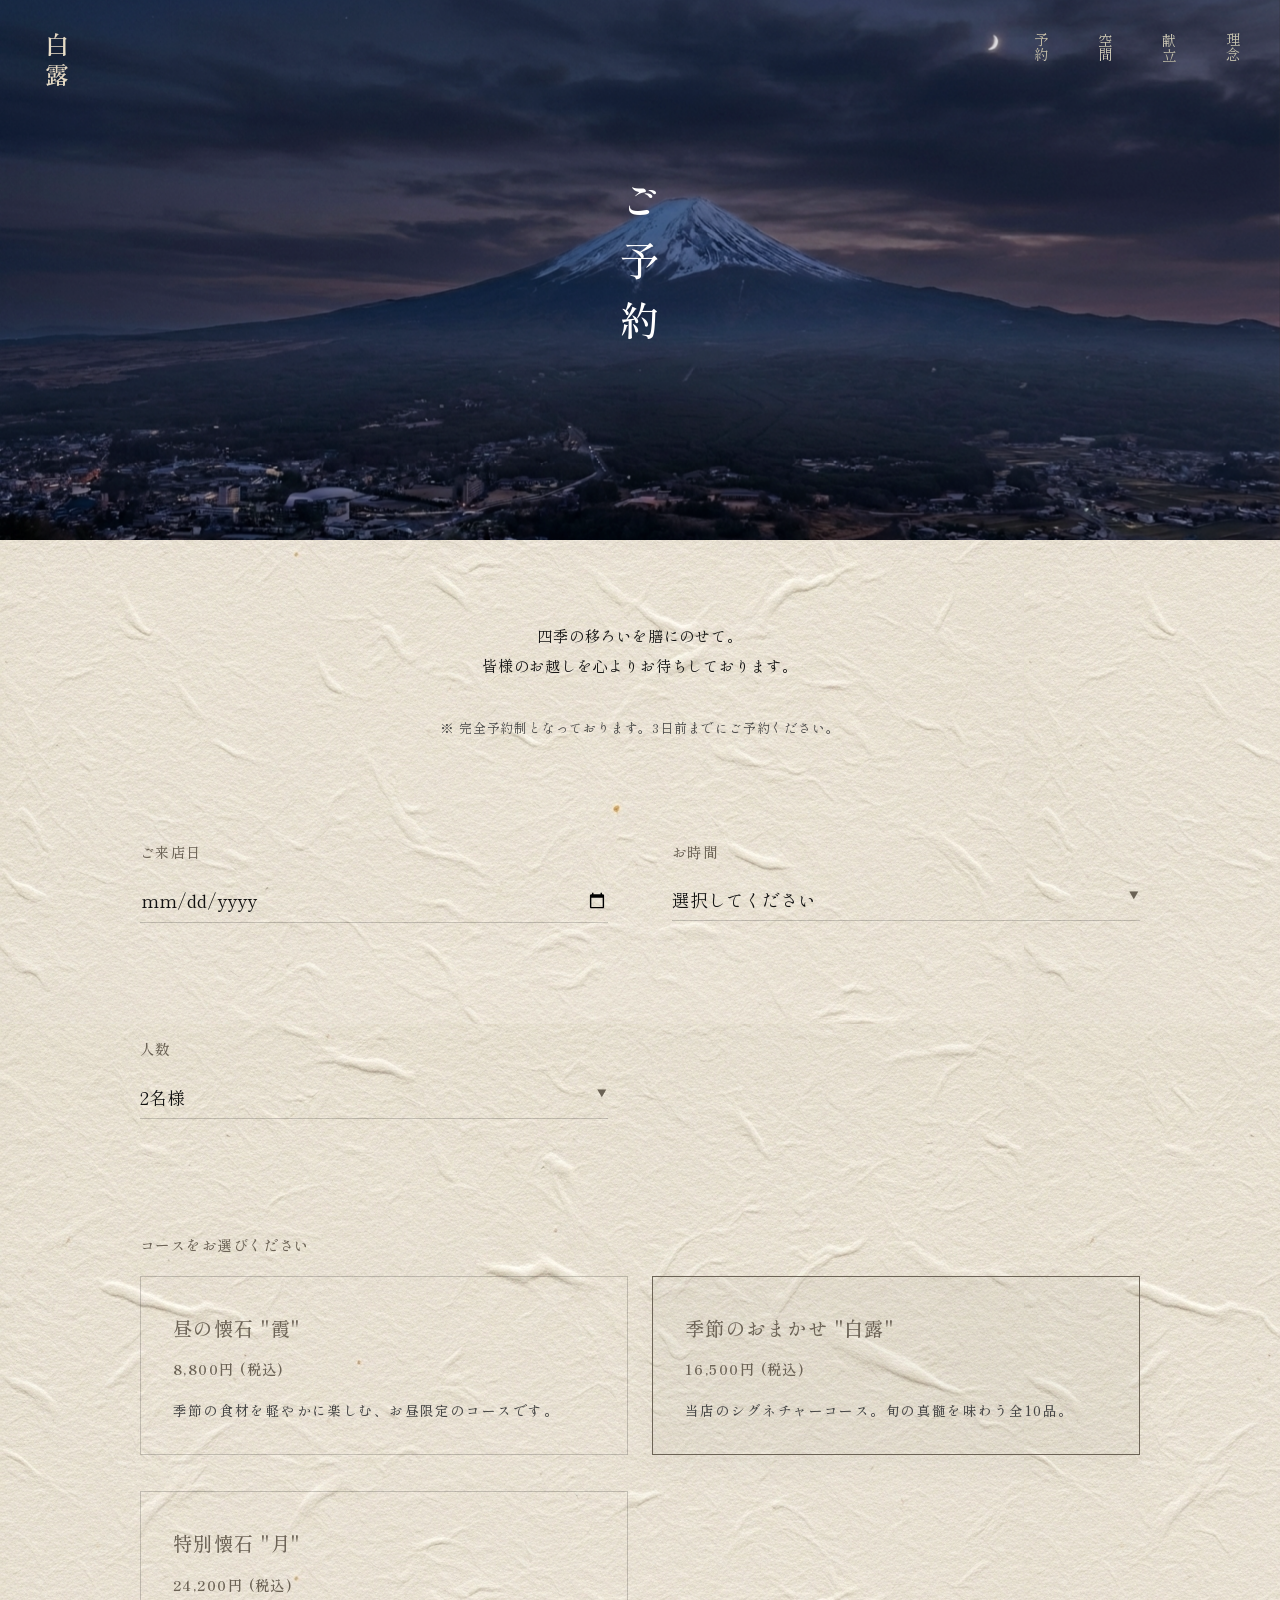
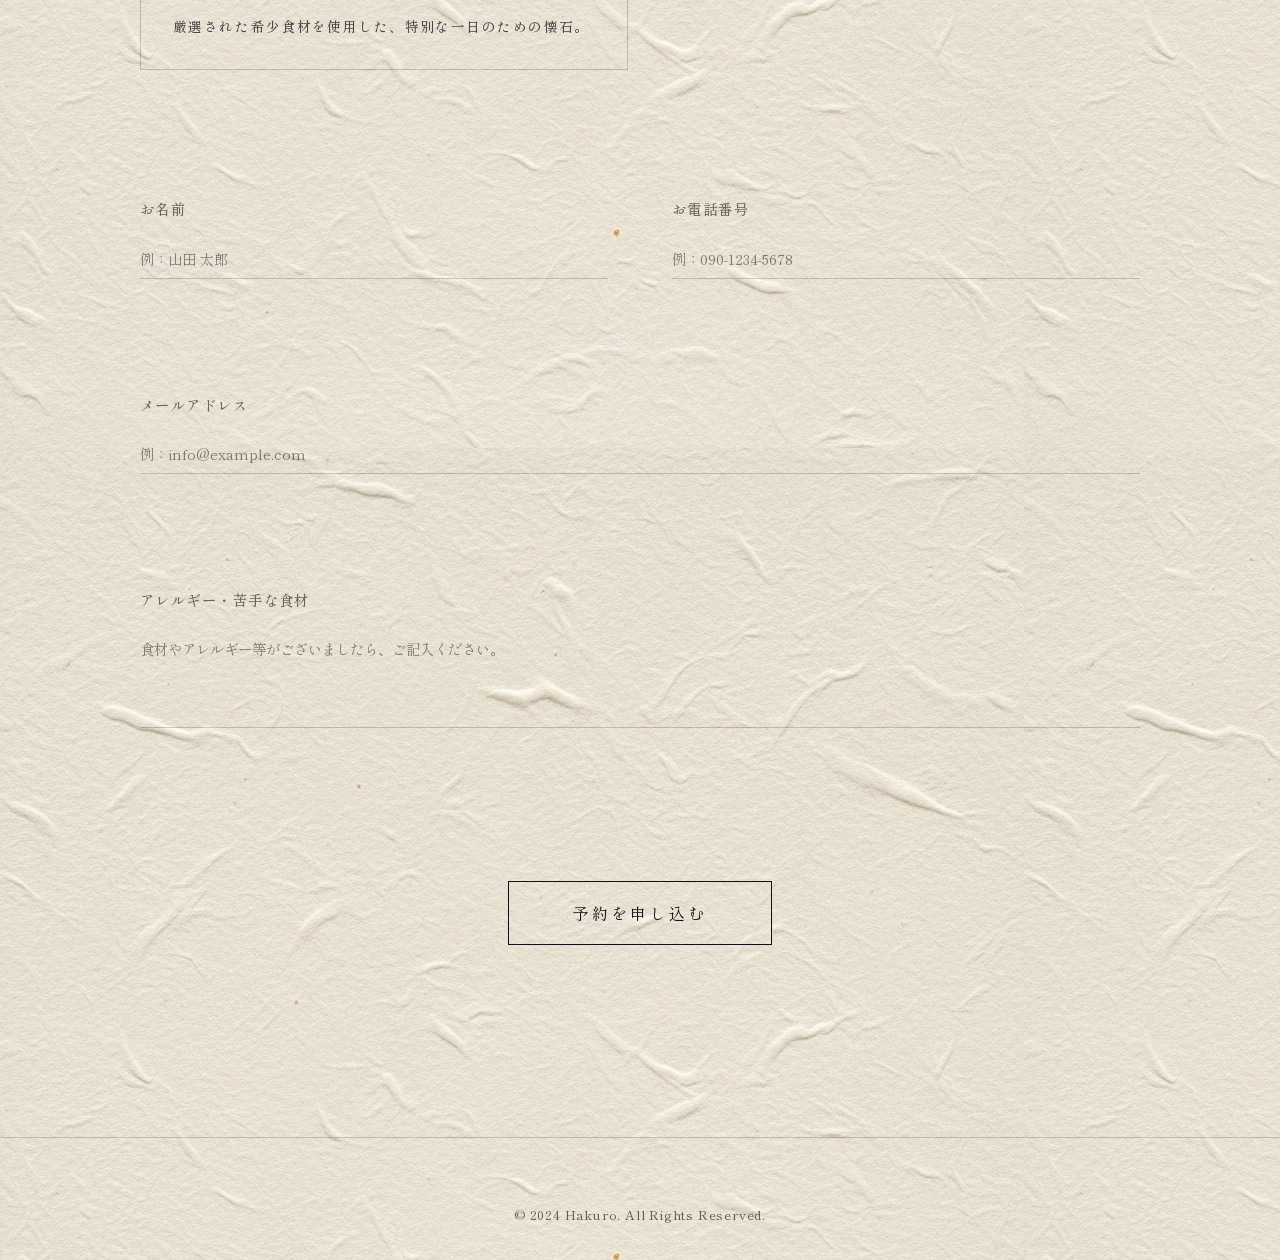
<file: restaurant-site-demo/japanese/reservation/index.html>
<!DOCTYPE html>
<html lang="ja">
  <head>
    <meta charset="UTF-8">
    <meta name="viewport" content="width=device-width, initial-scale=1.0">
    <title>ご予約 | 白露 Hakuro</title>

    <!-- Google Fonts -->
    <link rel="preconnect" href="https://fonts.googleapis.com">
    <link rel="preconnect" href="https://fonts.gstatic.com" crossorigin>
    <link href="https://fonts.googleapis.com/css2?family=Shippori+Mincho:wght@400;500;600&display=swap" rel="stylesheet">

    <style>
      /* * CSS VARIABLES & RESET (継承) */
      :root {
        --bg-color: #f4f3ef;
        --text-color: #111111; /* #2b2b2bから変更：より濃い黒 */
        --accent-color: #6b6255; /* #8c8070から変更：可読性を高めた濃い茶色 */
        --line-color: rgba(17, 17, 17, 0.2); /* 線の色も少し濃く */
        --font-main: 'Shippori Mincho', serif;
        --easing: cubic-bezier(0.22, 1, 0.36, 1);
        --error-color: #a84a4a;
      }

      *, *::before, *::after {
        box-sizing: border-box;
        margin: 0;
        padding: 0;
      }

      html {
        scroll-behavior: smooth;
        font-size: 16px;
      }

      body {
        background-color: var(--bg-color);
        background-image: url('../image/washi.png');
        color: var(--text-color);
        font-family: var(--font-main);
        line-height: 2;
        overflow-x: hidden;
        letter-spacing: 0.05em;
        -webkit-font-smoothing: antialiased;
      }

      /* * UTILITIES */
      .container {
        width: 90%;
        max-width: 1000px; /* フォーム用に少し幅を狭める */
        margin: 0 auto;
        position: relative;
      }

      .vertical-text {
        writing-mode: vertical-rl;
        text-orientation: mixed;
        letter-spacing: 0.2em;
      }

      a {
        text-decoration: none;
        color: inherit;
        transition: color 0.3s ease;
      }

      /* * HEADER (共通) */
      header {
        position: fixed;
        top: 0;
        left: 0;
        width: 100%;
        height: 100vh;
        pointer-events: none;
        z-index: 100;
        padding: 2rem;
        display: flex;
        justify-content: space-between;
        mix-blend-mode: difference;
        color: #fff;
      }

      .logo {
        font-size: 1.5rem;
        font-weight: 600;
        pointer-events: auto;
        letter-spacing: 0.3em;
      }

      nav { pointer-events: auto; }
      .nav-list {
        list-style: none;
        display: flex;
        flex-direction: column;
        gap: 2rem;
        align-items: flex-end;
      }

      .nav-item a {
        font-size: 0.9rem;
        text-transform: uppercase;
        letter-spacing: 0.1em;
        position: relative;
      }

      .nav-item a::after {
        content: '';
        position: absolute;
        bottom: -5px;
        right: 0;
        width: 0%;
        height: 1px;
        background-color: currentColor;
        transition: width 0.6s var(--easing);
      }
      .nav-item a:hover::after { width: 100%; left: 0; }

      /* * HERO (Small for Subpage) */
      .page-hero {
        height: 60vh;
        width: 100%;
        position: relative;
        display: flex;
        align-items: center;
        justify-content: center;
        overflow: hidden;
        margin-bottom: 5rem;
        background-color: #1a1a1a; /* 画像がない場合のフォールバック色 */
      }

      .hero-bg {
        position: absolute;
        top: 0;
        left: 0;
        width: 100%;
        height: 120%;
        object-fit: cover;
        filter: brightness(0.9) grayscale(0.2);
        will-change: transform;
      }

      .hero-title {
        position: relative;
        z-index: 2;
        color: #fff;
        font-size: 2.5rem;
        letter-spacing: 0.5em;
        font-weight: 500;
        opacity: 0;
        transform: translateY(30px);
        animation: fadeUp 1.5s var(--easing) 0.5s forwards;
      }

      /* * FORM SECTION */
      .reservation-section {
        padding-bottom: 8rem;
      }

      .form-intro {
        text-align: center;
        margin-bottom: 6rem;
        font-size: 0.95rem;
      }

      .reservation-form {
        display: grid;
        grid-template-columns: 1fr 1fr;
        gap: 4rem;
        width: 100%;
      }

      /* Group Styling */
      .form-group {
        margin-bottom: 3rem;
        position: relative;
      }

      .form-group.full-width {
        grid-column: span 2;
      }

      label {
        display: block;
        font-size: 0.9rem; /* フォントサイズも少し大きく */
        font-weight: 500; /* 太さを少し追加 */
        color: var(--accent-color);
        margin-bottom: 0.8rem;
        letter-spacing: 0.1em;
      }

      /* Custom Input Styling */
      input[type="text"],
      input[type="email"],
      input[type="tel"],
      input[type="number"],
      input[type="date"],
      select,
      textarea {
        width: 100%;
        background: transparent;
        border: none;
        border-bottom: 1px solid var(--line-color);
        font-family: var(--font-main);
        font-size: 1.1rem;
        padding: 0.5rem 0;
        color: var(--text-color);
        transition: border-color 0.4s var(--easing), color 0.4s;
        border-radius: 0;
        appearance: none; /* Remove default arrow */
      }

      /* Select arrow custom */
      .select-wrapper {
        position: relative;
      }
      .select-wrapper::after {
        content: '▼';
        font-size: 0.6rem;
        color: var(--accent-color);
        position: absolute;
        right: 0;
        bottom: 1rem;
        pointer-events: none;
      }

      textarea {
        resize: none;
        min-height: 100px;
        line-height: 1.8;
      }

      input:focus,
      select:focus,
      textarea:focus {
        outline: none;
        border-bottom-color: var(--accent-color);
      }

      input::placeholder,
      textarea::placeholder {
        color: rgba(17, 17, 17, 0.5); /* プレースホルダーを少し濃く */
        font-size: 0.9rem;
      }

      /* * COURSE SELECTION (Radio Cards) */
      .course-grid {
        display: grid;
        grid-template-columns: repeat(2, 1fr);
        gap: 1.5rem;
        margin-top: 1rem;
      }

      .course-option input {
        display: none;
      }

      .course-card {
        border: 1px solid var(--line-color);
        padding: 2rem;
        cursor: pointer;
        transition: all 0.4s var(--easing);
        height: 100%;
        display: flex;
        flex-direction: column;
        justify-content: space-between;
      }

      .course-card:hover {
        border-color: rgba(107, 98, 85, 0.5); /* アクセントカラーに合わせて調整 */
      }

      .course-option input:checked + .course-card {
        border-color: var(--accent-color);
        background-color: rgba(107, 98, 85, 0.05);
        box-shadow: 0 10px 30px rgba(0,0,0,0.03);
      }

      .course-name {
        font-size: 1.2rem;
        font-weight: 500;
        display: block;
        margin-bottom: 0.5rem;
      }
      .course-price {
        font-size: 0.9rem;
        color: var(--accent-color);
        display: block;
        font-weight: 600; /* 値段を強調 */
      }
      .course-desc {
        font-size: 0.85rem;
        color: #444; /* #666から変更：説明文を濃く */
        margin-top: 1rem;
        line-height: 1.6;
      }

      /* * SUBMIT BUTTON */
      .submit-wrapper {
        grid-column: span 2;
        margin-top: 2rem;
        text-align: center;
      }

      .btn-submit {
        background: transparent;
        border: 1px solid var(--text-color);
        color: var(--text-color);
        padding: 1.2rem 4rem;
        font-size: 1rem;
        font-family: var(--font-main);
        cursor: pointer;
        position: relative;
        overflow: hidden;
        transition: color 0.4s var(--easing);
        letter-spacing: 0.2em;
      }

      .btn-submit::before {
        content: '';
        position: absolute;
        top: 0;
        left: 0;
        width: 0%;
        height: 100%;
        background-color: var(--text-color);
        transition: width 0.4s var(--easing);
        z-index: -1;
      }

      .btn-submit:hover {
        color: #fff;
      }
      .btn-submit:hover::before {
        width: 100%;
      }

      /* * SUCCESS MESSAGE (Hidden by default) */
      .success-message {
        display: none;
        text-align: center;
        padding: 4rem 0;
        opacity: 0;
        transition: opacity 1s ease;
      }

      .success-message.active {
        display: block;
        opacity: 1;
      }

      .success-title {
        font-size: 2rem;
        margin-bottom: 2rem;
        font-weight: 500;
      }

      /* * ANIMATIONS */
      @keyframes fadeUp {
        to { opacity: 1; transform: translateY(0); }
      }

      .fade-in-up {
        opacity: 0;
        transform: translateY(40px);
        transition: opacity 1s var(--easing), transform 1s var(--easing);
      }
      .fade-in-up.is-visible {
        opacity: 1;
        transform: translateY(0);
      }

      /* * FOOTER (Minimal) */
      footer {
        padding: 4rem 0 2rem;
        text-align: center;
        font-size: 0.8rem;
        border-top: 1px solid var(--line-color);
        margin-top: 4rem;
        color: #555; /* #888から変更 */
      }

      /* * RESPONSIVE */
      @media (max-width: 768px) {
        /* Header Adjustment */
        header { padding: 1.5rem; height: auto; align-items: flex-start; }
        .nav-list { flex-direction: row; flex-wrap: wrap; justify-content: flex-end; gap: 1rem; }
        .vertical-text { writing-mode: horizontal-tb; }

        /* Form Adjustment: Flex Column for Vertical Stacking */
        .reservation-form {
          display: flex;
          flex-direction: column;
          gap: 2rem;
        }

        .form-group {
          margin-bottom: 0; /* Let gap handle spacing */
          width: 100%;
        }

        .submit-wrapper {
          grid-column: auto;
          margin-top: 1rem;
        }

        .course-grid { grid-template-columns: 1fr; }
        .page-hero { height: 40vh; }
        .hero-title { font-size: 2rem; }

        .btn-submit { width: 100%; }

        input[type="date"] {
            /* Fix for iOS aesthetic */
             min-height: 2.5rem;
        }
      }
    </style>
  </head>
  <body>

    <header>
      <div class="logo vertical-text"><a href="../home/index.html">白露</a></div>
      <nav>
        <ul class="nav-list vertical-text">
          <li class="nav-item"><a href="../home/index.html#concept">理念</a></li>
          <li class="nav-item"><a href="../home/index.html#menu">献立</a></li>
          <li class="nav-item"><a href="../home/index.html#space">空間</a></li>
          <li class="nav-item"><a href="#">予約</a></li>
        </ul>
      </nav>
    </header>

    <main>
      <!-- Hero Section -->
      <div class="page-hero">
        <img src="../image/fuji-night.png" alt="Reservation Background" class="hero-bg" data-parallax="0.2">
        <h1 class="hero-title vertical-text">ご予約</h1>
      </div>

      <!-- Reservation Form Section -->
      <section class="container reservation-section">

        <div class="form-intro fade-in-up">
          <p>
            四季の移ろいを膳にのせて。<br>
            皆様のお越しを心よりお待ちしております。<br><br>
            <span style="font-size: 0.8rem; color: #444;">※ 完全予約制となっております。3日前までにご予約ください。</span>
          </p>
        </div>

        <form id="reservationForm" class="reservation-form fade-in-up">

          <!-- DATE & TIME -->
          <div class="form-group">
            <label for="date">ご来店日</label>
            <input type="date" id="date" name="date" required>
          </div>

          <div class="form-group">
            <label for="time">お時間</label>
            <div class="select-wrapper">
              <select id="time" name="time" required>
                <option value="" disabled selected>選択してください</option>
                <option value="12:00">12:00 (昼の部)</option>
                <option value="12:30">12:30 (昼の部)</option>
                <option value="18:00">18:00 (夜の部)</option>
                <option value="18:30">18:30 (夜の部)</option>
                <option value="19:00">19:00 (夜の部)</option>
              </select>
            </div>
          </div>

          <div class="form-group">
            <label for="guests">人数</label>
            <div class="select-wrapper">
              <select id="guests" name="guests" required>
                <option value="1">1名様</option>
                <option value="2" selected>2名様</option>
                <option value="3">3名様</option>
                <option value="4">4名様</option>
                <option value="5">5名様〜 (要相談)</option>
              </select>
            </div>
          </div>

          <!-- COURSE SELECTION -->
          <div class="form-group full-width">
            <label>コースをお選びください</label>
            <div class="course-grid">

              <label class="course-option">
                <input type="radio" name="course" value="kasumi" required>
                <div class="course-card">
                  <div>
                    <span class="course-name">昼の懐石 "霞"</span>
                    <span class="course-price">8,800円 (税込)</span>
                  </div>
                  <p class="course-desc">季節の食材を軽やかに楽しむ、お昼限定のコースです。</p>
                </div>
              </label>

              <label class="course-option">
                <input type="radio" name="course" value="hakuro" checked>
                <div class="course-card">
                  <div>
                    <span class="course-name">季節のおまかせ "白露"</span>
                    <span class="course-price">16,500円 (税込)</span>
                  </div>
                  <p class="course-desc">当店のシグネチャーコース。旬の真髄を味わう全10品。</p>
                </div>
              </label>

              <label class="course-option">
                <input type="radio" name="course" value="tsuki">
                <div class="course-card">
                  <div>
                    <span class="course-name">特別懐石 "月"</span>
                    <span class="course-price">24,200円 (税込)</span>
                  </div>
                  <p class="course-desc">厳選された希少食材を使用した、特別な一日のための懐石。</p>
                </div>
              </label>
            </div>
          </div>

          <!-- GUEST DETAILS -->
          <div class="form-group">
            <label for="name">お名前</label>
            <input type="text" id="name" name="name" placeholder="例：山田 太郎" required>
          </div>

          <div class="form-group">
            <label for="phone">お電話番号</label>
            <input type="tel" id="phone" name="phone" placeholder="例：090-1234-5678" required>
          </div>

          <div class="form-group full-width">
            <label for="email">メールアドレス</label>
            <input type="email" id="email" name="email" placeholder="例：info@example.com" required>
          </div>

          <div class="form-group full-width">
            <label for="requests">アレルギー・苦手な食材</label>
            <textarea id="requests" name="requests" placeholder="食材やアレルギー等がございましたら、ご記入ください。"></textarea>
          </div>

          <!-- SUBMIT -->
          <div class="submit-wrapper">
            <button type="submit" class="btn-submit">予約を申し込む</button>
          </div>
        </form>

        <!-- Success Message -->
        <div id="successMessage" class="success-message">
          <h2 class="success-title vertical-text" style="height: 200px; margin: 0 auto;">予約完了</h2>
          <p style="margin-top: 3rem;">
            この度はご予約ありがとうございます。<br>
            ご入力いただいたメールアドレスへ確認メールをお送りいたしました。<br><br>
            当日お会いできることを、心より楽しみにしております。
          </p>
          <div style="margin-top: 4rem;">
            <a href="index.html" class="btn-submit" style="padding: 1rem 3rem; font-size: 0.9rem;">トップへ戻る</a>
          </div>
        </div>

      </section>

      <footer>
        <p class="copyright">&copy; 2024 Hakuro. All Rights Reserved.</p>
      </footer>
    </main>

    <script>
      document.addEventListener('DOMContentLoaded', () => {

        // 1. Parallax Logic (Same as Landing Page)
        const parallaxElements = document.querySelectorAll('[data-parallax]');
        function scrollHandler() {
          const scrollY = window.scrollY;
          parallaxElements.forEach(el => {
            const speed = el.getAttribute('data-parallax');
            const rect = el.getBoundingClientRect();
            if (rect.top < window.innerHeight && rect.bottom > 0) {
              el.style.transform = `translate3d(0, ${scrollY * speed}px, 0)`;
            }
          });
        }
        window.addEventListener('scroll', () => window.requestAnimationFrame(scrollHandler));

        // 2. Fade In Logic
        const observer = new IntersectionObserver((entries) => {
          entries.forEach(entry => {
            if (entry.isIntersecting) {
              entry.target.classList.add('is-visible');
            }
          });
        }, { threshold: 0.1 });

        document.querySelectorAll('.fade-in-up').forEach(el => observer.observe(el));

        // 3. Form Handling (Mock Submission)
        const form = document.getElementById('reservationForm');
        const successMsg = document.getElementById('successMessage');

        form.addEventListener('submit', (e) => {
          e.preventDefault();

          // Submit Button Animation Simulation
          const btn = form.querySelector('.btn-submit');
          const originalText = btn.textContent;
          btn.textContent = "送信中...";
          btn.style.opacity = "0.7";

          setTimeout(() => {
            // Fade out form
            form.style.opacity = '0';
            form.style.transition = 'opacity 0.5s ease';

            setTimeout(() => {
              form.style.display = 'none';
              successMsg.classList.add('active');

              // Smooth scroll to message
              window.scrollTo({
                top: successMsg.offsetTop - 100,
                behavior: 'smooth'
              });
            }, 500);
          }, 1500);
        });

        // 4. Default Date (Today + 3 days)
        const dateInput = document.getElementById('date');
        const today = new Date();
        today.setDate(today.getDate() + 3);
        const yyyy = today.getFullYear();
        const mm = String(today.getMonth() + 1).padStart(2, '0');
        const dd = String(today.getDate()).padStart(2, '0');
        dateInput.min = `${yyyy}-${mm}-${dd}`;
      });
    </script>

  </body>
</html>
</file>
